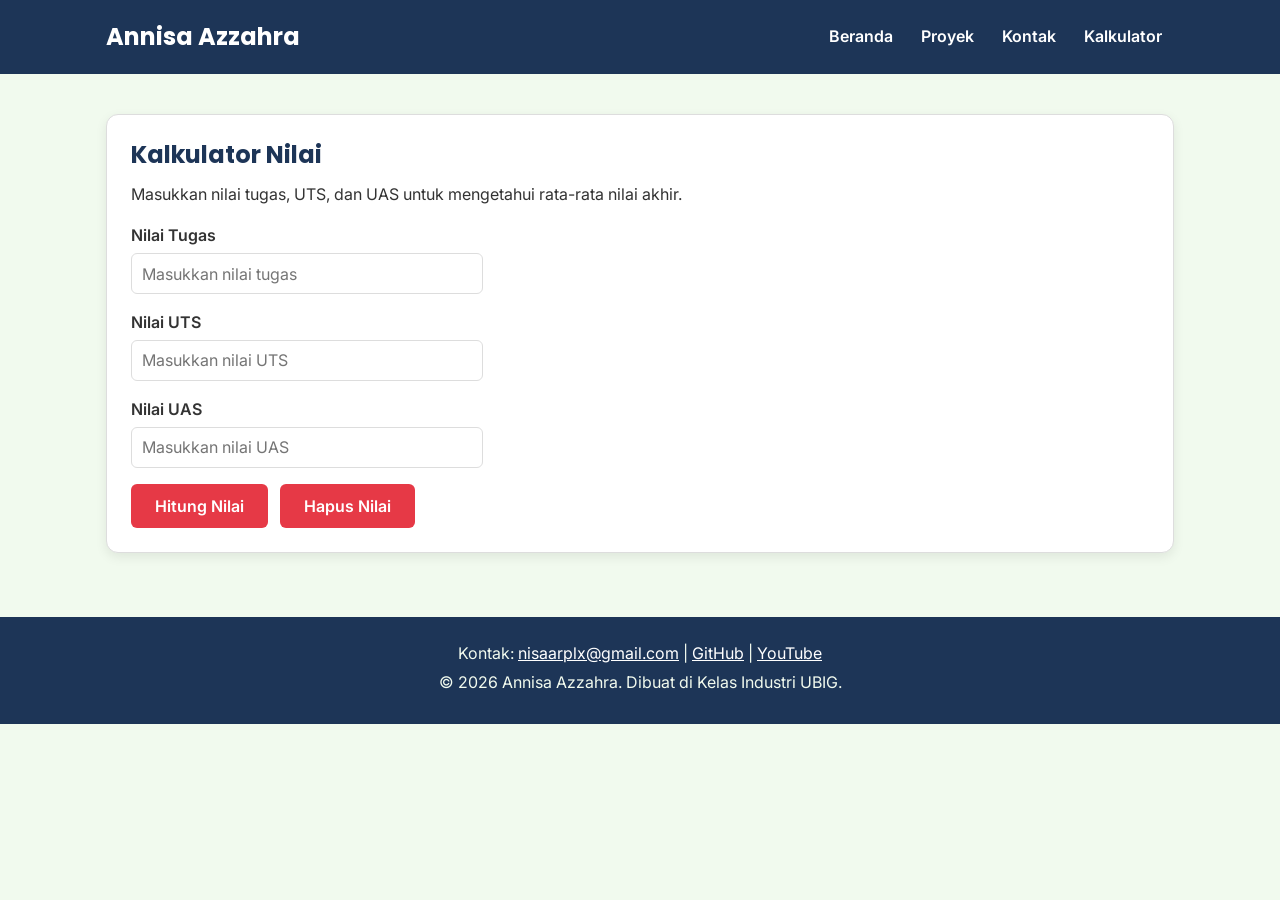
<file: kalkulator.html>
<!DOCTYPE html>
<html lang="id">
<head>
  <meta charset="UTF-8">
  <meta name="viewport" content="width=device-width, initial-scale=1.0">

  <title>Annisa Azzahra | Kalkulator Nilai</title>

  <link rel="preconnect" href="https://fonts.googleapis.com">
  <link rel="preconnect" href="https://fonts.gstatic.com" crossorigin>
  <link href="https://fonts.googleapis.com/css2?family=Inter:wght@400;600&family=Poppins:wght@600;700&display=swap" rel="stylesheet">

  <link rel="stylesheet" href="css/style.css">
  <script src="js/kalkulator.js" defer></script>
</head>

<body>

  <header>
    <div class="container navbar">

      <h1>Annisa Azzahra</h1>

      <nav class="menu-laptop">
        <ul>
          <li><a href="index.html">Beranda</a></li>
          <li><a href="proyek.html">Proyek</a></li>
          <li><a href="kontak.html">Kontak</a></li>
          <li><a href="kalkulator.html">Kalkulator</a></li>
        </ul>
      </nav>

      <details class="menu-ponsel">
        <summary>Menu</summary>
        <nav>
          <ul>
            <li><a href="index.html">Beranda</a></li>
            <li><a href="proyek.html">Proyek</a></li>
            <li><a href="kontak.html">Kontak</a></li>
            <li><a href="kalkulator.html">Kalkulator</a></li>
          </ul>
        </nav>
      </details>

    </div>
  </header>

  <main>
    <div class="container">

      <section class="kartu">

        <h2>Kalkulator Nilai</h2>

        <p>
          Masukkan nilai tugas, UTS, dan UAS
          untuk mengetahui rata-rata nilai akhir.
        </p>

        <form id="form-kalkulator">

          <p>
            <label for="nilai-tugas">Nilai Tugas</label><br>
            <input
              type="number"
              id="nilai-tugas"
              name="nilai-tugas"
              placeholder="Masukkan nilai tugas"
              min="0"
              max="100"
              step="0.01"
              required>
          </p>

          <p>
            <label for="nilai-uts">Nilai UTS</label><br>
            <input
              type="number"
              id="nilai-uts"
              name="nilai-uts"
              placeholder="Masukkan nilai UTS"
              min="0"
              max="100"
              step="0.01"
              required>
          </p>

          <p>
            <label for="nilai-uas">Nilai UAS</label><br>
            <input
              type="number"
              id="nilai-uas"
              name="nilai-uas"
              placeholder="Masukkan nilai UAS"
              min="0"
              max="100"
              step="0.01"
              required>
          </p>

          <div class="aksi-kalkulator">
            <button type="submit">Hitung Nilai</button>
            <button type="reset">Hapus Nilai</button>
            <output id="hasil" name="hasil" aria-live="polite"></output>
          </div>
        </form>

      </section>

    </div>
  </main>

  <footer>
    <p>
      Kontak:
      <a href="mailto:nisaarplx@gmail.com">nisaarplx@gmail.com</a> |
      <a href="https://github.com/Annisaxpplg1" target="_blank">GitHub</a> |
      <a href="https://www.youtube.com/@AnnisaRPL" target="_blank">YouTube</a>
    </p>

    <p>
      &copy; 2026 Annisa Azzahra.
      Dibuat di Kelas Industri UBIG.
    </p>
  </footer>

</body>
</html>
</file>
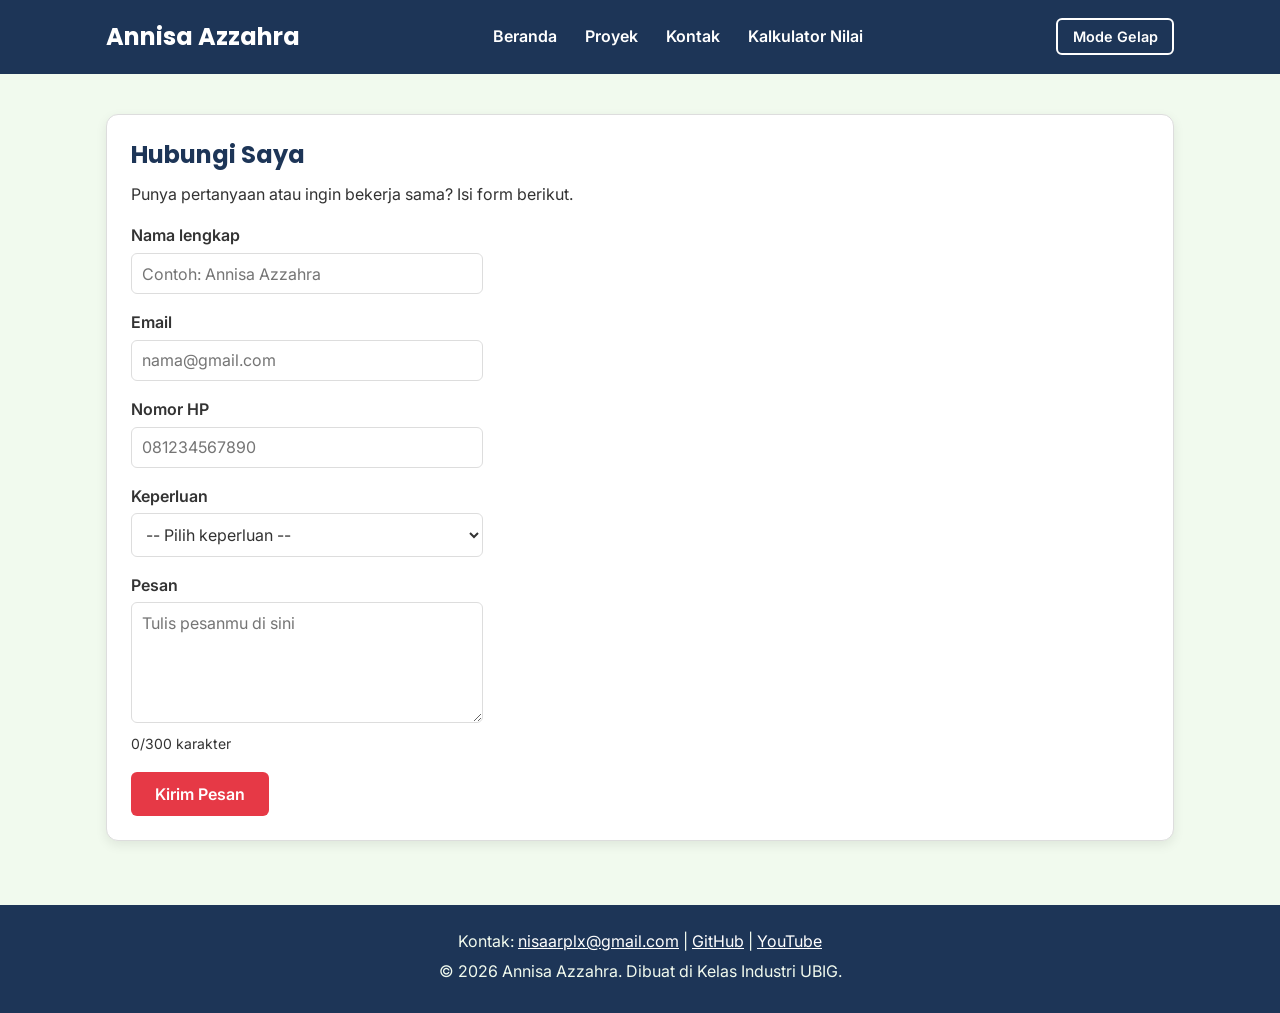
<file: kontak.html>
<!DOCTYPE html>
<html lang="id">
<head>
  <meta charset="UTF-8">
  <meta name="viewport" content="width=device-width, initial-scale=1.0">
  <title>Annisa Azzahra | Kontak</title>
  <link rel="preconnect" href="https://fonts.googleapis.com">
  <link rel="preconnect" href="https://fonts.gstatic.com" crossorigin>
  <link href="https://fonts.googleapis.com/css2?family=Inter:wght@400;600&family=Poppins:wght@600;700&display=swap" rel="stylesheet">
  <link rel="stylesheet" href="css/style.css">
  <script src="js/main.js" defer></script>
</head>
<body>
  <header>
    <div class="container navbar">
      <h1>Annisa Azzahra</h1>
      <nav class="menu-laptop">
        <ul>
          <li><a href="index.html">Beranda</a></li>
          <li><a href="proyek.html">Proyek</a></li>
          <li><a href="kontak.html">Kontak</a></li>
          <li><a href="kalkulator.html">Kalkulator Nilai</a></li>
        </ul>
      </nav>

       <button type="button" id="tombol-tema" class="tombol-tema">Mode Gelap</button>

      <!-- Tantangan: menu ponsel yang bisa dibuka-tutup -->
      <details class="menu-ponsel">
        <summary>Menu</summary>
        <nav>
          <ul>
            <li><a href="index.html">Beranda</a></li>
            <li><a href="proyek.html">Proyek</a></li>
            <li><a href="kontak.html">Kontak</a></li>
            <li><a href="kalkulator.html">Kalkulator Nilai</a></li>
          </ul>
        </nav>
      </details>
    </div>
  </header>

  <main>
    <div class="container">
      <section class="kartu">
        <h2>Hubungi Saya</h2>
        <p>Punya pertanyaan atau ingin bekerja sama? Isi form berikut.</p>

        <form>
          <p>
            <label for="nama">Nama lengkap</label><br>
            <input type="text" id="nama" name="nama" placeholder="Contoh: Annisa Azzahra" required>
          </p>
          <p>
            <label for="email">Email</label><br>
            <input type="email" id="email" name="email" placeholder="nama@gmail.com" required>
          </p>
          <p>
            <label for="hp">Nomor HP</label><br>
            <input type="tel" id="hp" name="hp" placeholder="081234567890" required>
          </p>
          <p>
            <label for="keperluan">Keperluan</label><br>
            <select id="keperluan" name="keperluan" required>
              <option value="">-- Pilih keperluan --</option>
              <option value="bertanya">Bertanya</option>
              <option value="kerja-sama">Kerja sama proyek</option>
              <option value="lainnya">Lainnya</option>
            </select>
          </p>
          <p>
            <label for="pesan">Pesan</label><br>
            <textarea id="pesan" name="pesan" rows="5" cols="40" maxlength="300" placeholder="Tulis pesanmu di sini" required></textarea><br>
            <span id="hitung-karakter" class="keterangan">0/300 karakter</span>
          </p>
          <button type="submit">Kirim Pesan</button>
        </form>
      </section>
    </div>
  </main>

  <footer>
    <p>Kontak: <a href="mailto:nisaarplx@gmail.com">nisaarplx@gmail.com</a> |
  <a href="https://github.com/Annisaxpplg1" target="_blank">GitHub</a> |
  <a href="https://www.youtube.com/@AnnisaRPL" target="_blank">YouTube</a></p>
    <p>&copy; 2026 Annisa Azzahra. Dibuat di Kelas Industri UBIG.</p>
  </footer>
</body>
</html>
</file>
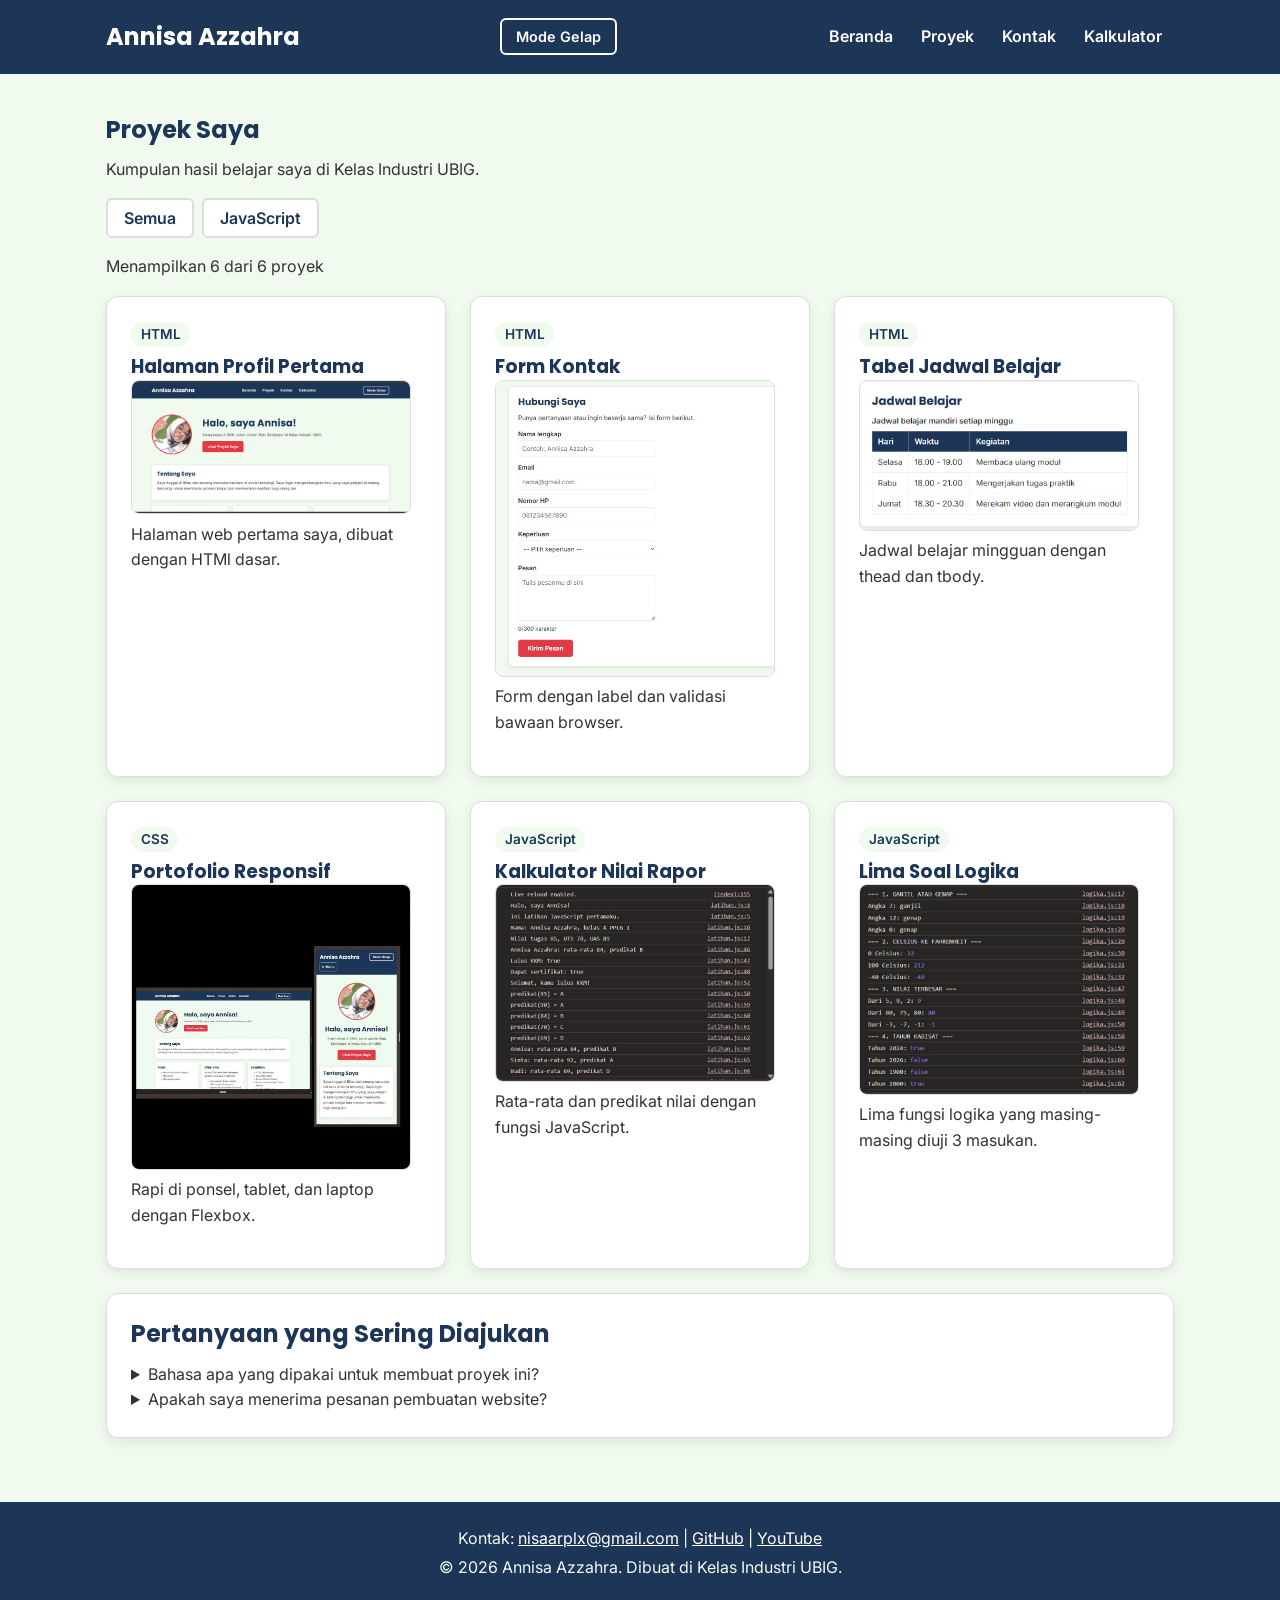
<file: proyek.html>
<!DOCTYPE html>
<html lang="id">
<head>
  <meta charset="UTF-8">
  <meta name="viewport" content="width=device-width, initial-scale=1.0">
  <title>Annisa Azzahra | Proyek</title>
  <link rel="preconnect" href="https://fonts.googleapis.com">
  <link rel="preconnect" href="https://fonts.gstatic.com" crossorigin>
  <link href="https://fonts.googleapis.com/css2?family=Inter:wght@400;600&family=Poppins:wght@600;700&display=swap" rel="stylesheet">
  <link rel="stylesheet" href="css/style.css">
  <script src="js/main.js" defer></script>
</head>
<body>
  <header>
    <div class="container navbar">
      <h1>Annisa Azzahra</h1>
      <button type="button" id="tombol-tema" class="tombol-tema">Mode Gelap</button>
      <nav class="menu-laptop">
        <ul>
          <li><a href="index.html">Beranda</a></li>
          <li><a href="proyek.html">Proyek</a></li>
          <li><a href="kontak.html">Kontak</a></li>
          <li><a href="kalkulator.html">Kalkulator</a></li> <!-- IGNORE -->
        </ul>
      </nav>
      <!-- Tantangan: menu ponsel yang bisa dibuka-tutup -->
      <details class="menu-ponsel">
        <summary>Menu</summary>
        <nav>
          <ul>
            <li><a href="index.html">Beranda</a></li>
            <li><a href="proyek.html">Proyek</a></li>
            <li><a href="kontak.html">Kontak</a></li>
            <li><a href="kalkulator.html">Kalkulator</a></li> <!-- IGNORE -->
          </ul>
        </nav>
      </details>
    </div>
  </header>

  <main>
    <div class="container">
      <section>
        <h2>Proyek Saya</h2>
        <p>Kumpulan hasil belajar saya di Kelas Industri UBIG.</p>

        <div class="filter">

    <button type="button" class="tombol-filter" id="filter-semua">Semua</button>
    <button type="button" class="tombol-filter" id="filter-javascript">JavaScript</button>
    </div>
        <p id="jumlah-proyek"></p>
    <div class="daftar-kartu" id="daftar-proyek"></div>

      <!-- FAQ dengan details dan summary -->
      <section class="kartu">
        <h2>Pertanyaan yang Sering Diajukan</h2>
        <details>
          <summary>Bahasa apa yang dipakai untuk membuat proyek ini?</summary>
          <p>Proyek di halaman ini dibuat dengan HTML, CSS, dan JavaScript.
            Pilih tombol kategori di atas untuk melihat proyek per bahasa.</p>
        </details>
        <details>
          <summary>Apakah saya menerima pesanan pembuatan website?</summary>
          <p>Belum, saya masih belajar. Namun kamu tetap boleh menghubungi saya melalui halaman Kontak.</p>
        </details>
      </section>
    </div>
  </main>

  <footer>
    <p>Kontak: <a href="mailto:nisaarplx@gmail.com">nisaarplx@gmail.com</a> |
  <a href="https://github.com/Annisaxpplg1" target="_blank">GitHub</a> |
  <a href="https://www.youtube.com/@AnnisaRPL" target="_blank">YouTube</a></p>
    <p>&copy; 2026 Annisa Azzahra. Dibuat di Kelas Industri UBIG.</p>
  </footer>
</body>
</html>
</file>
<file: css/style.css>
/* Gaya portofolio Andi Pratama
   Palet: #1D3557 (utama), #E63946 (aksen), #F1FAEE (latar)
   Huruf: Poppins (judul), Inter (isi)
   Tata letak: mobile first, titik ubah 768px (tablet) dan 1024px (laptop) */

/* 1. Reset */
* {
  box-sizing: border-box;
  margin: 0;
}

img {
  max-width: 100%;
  height: auto;
}

/* 2. Dasar halaman: warna dan huruf */

:root {
--warna-utama: #1D3557;
--warna-judul: #1D3557;
--warna-aksen: #E63946;
--warna-tautan: #E63946;
--warna-latar: #F1FAEE;
--warna-teks: #333333;
--warna-kartu: #FFFFFF;
--warna-garis: #DDDDDD;
--warna-teks-footer: #F1FAEE;
}

body {
  font-family: "Inter", Arial, sans-serif;
  font-size: 1rem;
  line-height: 1.6;
  color: var(--warna-teks);
  background-color: var(--warna-latar);
}

h1, h2, h3 {
  font-family: "Poppins", Arial, sans-serif;
  color: var(--warna-judul);
  line-height: 1.3;
}

h2 {
  margin-bottom: 0.75rem;
}

p, ul, ol {
  margin-bottom: 1rem;
}

a {
  color: var(--warna-tautan);
}

/* 3. Wadah, header, dan menu */
.container {
  max-width: 1100px;
  margin: 0 auto;
  padding: 0 1rem;
}

header {
  background-color: var(--warna-utama);
  color: #FFFFFF;
  padding: 1rem 0;
}

header h1 {
  color: #FFFFFF;
  font-size: 1.5rem;
}

.navbar {
  display: flex;
  flex-wrap: wrap;
  justify-content: space-between;
  align-items: center;
  gap: 0.5rem;
}

nav ul {
  display: flex;
  gap: 0.25rem;
  padding: 0;
  margin: 0;
  list-style: none;
}

nav a {
  display: inline-block;
  padding: 0.5rem 0.75rem;
  border-radius: 6px;
  color: #FFFFFF;
  font-weight: 600;
  text-decoration: none;
}

/* Tantangan: menu ponsel buka-tutup dengan details */
.menu-laptop {
  display: none;
}

.menu-ponsel summary {
  padding: 0.5rem 0.75rem;
  border: 1px solid #FFFFFF;
  border-radius: 6px;
  font-weight: 600;
  cursor: pointer;
}

.menu-ponsel ul {
  flex-direction: column;
  margin-top: 0.5rem;
}

/* 4. Isi utama, hero, dan kartu */
main {
  padding: 1.5rem 0;
}

.hero {
  display: flex;
  flex-direction: column;
  align-items: center;
  gap: 1.5rem;
  padding: 1rem 0 2rem;
  text-align: center;
}

.hero img {
  border: 4px solid #E63946;
  border-radius: 50%;
}

.hero h2 {
  font-size: 2rem;
}

.tombol {
  display: inline-block;
  padding: 0.75rem 1.5rem;
  border-radius: 6px;
  background-color: var(--warna-aksen);
  color: #FFFFFF;
  font-weight: 600;
  text-decoration: none;
}

.kartu {
  background-color: var(--warna-kartu);
  padding: 1rem;
  margin-bottom: 1.5rem;
  border: 1px solid var(--warna-garis);
  border-radius: 12px;
  box-shadow: 0 4px 12px rgba(0, 0, 0, 0.08);
}

.daftar-kartu {
  display: flex;
  flex-wrap: wrap;
  gap: 1.5rem;
  margin-bottom: 1.5rem;
}

.daftar-kartu .kartu {
  flex: 1 1 280px;
  margin-bottom: 0;
}

article img {
  border-radius: 8px;
  border: 1px solid var(--warna-garis);
}

/* 5. Tabel */
table {
    border-collapse: collapse;
    background-color: var(--warna-kartu);
    color: var(--warna-teks);
}

caption {
  font-weight: 600;
  text-align: left;
  margin-bottom: 0.5rem;
}

th, td {
  border: 1px solid var(--warna-garis);
  padding: 0.5rem 0.75rem;
  text-align: left;
}

th {
  background-color: var(--warna-utama);
  color: #FFFFFF;
}

/* 6. Form */
label {
  font-weight: 600;
}

input, select, textarea {
  width: 100%;
  max-width: 22rem;
  padding: 0.6rem;
  margin-top: 0.25rem;
  border: 1px solid var(--warna-garis);
  border-radius: 6px;
  font-family: inherit;
  font-size: 1rem;
  background-color: var(--warna-kartu);
  color: var(--warna-teks);
}

button {
  padding: 0.75rem 1.5rem;
  border: none;
  border-radius: 6px;
  background-color: #E63946;
  color: #FFFFFF;
  font-family: inherit;
  font-size: 1rem;
  font-weight: 600;
  cursor: pointer;
}

.aksi-kalkulator {
  display: flex;
  flex-wrap: wrap;
  align-items: center;
  gap: 0.75rem;
}

.aksi-kalkulator output {
  color: var(--warna-judul);
  font-weight: 600;
}

.kalkulator {
  max-width: 24rem;
  margin: 0 auto;
}

.kalkulator-display {
  display: block;
  overflow: hidden;
  width: 100%;
  margin-bottom: 1rem;
  padding: 0.75rem 1rem;
  border: 1px solid var(--warna-garis);
  border-radius: 6px;
  background-color: var(--warna-kartu);
  color: var(--warna-teks);
  font-size: 2rem;
  font-variant-numeric: tabular-nums;
  text-align: right;
}

.kalkulator-grid {
  display: grid;
  grid-template-columns: repeat(4, minmax(0, 1fr));
  gap: 0.5rem;
}

.kalkulator-grid button {
  min-width: 0;
  min-height: 3rem;
  padding: 0.5rem;
}

.kalkulator-grid .kalkulator-operator,
.kalkulator-grid .kalkulator-equals {
  background-color: var(--warna-utama);
}

.kalkulator-grid .kalkulator-clear {
  background-color: #666666;
}

.keterangan {
font-size: 0.875rem;
}

/* 7. Footer */
footer {
  background-color: var(--warna-utama);
  color: var(--warna-teks-footer);
  text-align: center;
  padding: 1.5rem;
}

footer p {
  margin-bottom: 0.25rem;
}

footer a {
  color: #FFFFFF;
}

/* 8. Tablet: lebar layar 768px ke atas */
@media (min-width: 768px) {
  .menu-laptop {
    display: block;
  }

  .menu-ponsel {
    display: none;
  }

  .hero {
    flex-direction: row;
    padding: 2rem 0 3rem;
    text-align: left;
  }

  .kartu {
    padding: 1.5rem;
  }
}

/* 9. Laptop: lebar layar 1024px ke atas */
@media (min-width: 1024px) {
  main {
    padding: 2.5rem 0;
  }

  .hero {
    gap: 3rem;
  }

  .hero h2 {
    font-size: 2.75rem;
  }
}

/* 10. Tombol tema, filter, dan label kategori */
.tombol-tema {
padding: 0.5rem 0.9rem;
border: 2px solid #FFFFFF;
background-color: transparent;
font-size: 0.9rem;
}
.filter {
display: flex;
flex-wrap: wrap;
gap: 0.5rem;
margin-bottom: 1rem;
}
.tombol-filter {
padding: 0.5rem 1rem;
border: 2px solid var(--warna-garis);
background-color: var(--warna-kartu);
color: var(--warna-judul);
}
.label {
display: inline-block;
padding: 0.1rem 0.6rem;
margin-bottom: 0.5rem;
border-radius: 999px;
background-color: var(--warna-latar);
color: var(--warna-judul);
font-size: 0.85rem;
font-weight: 600;
}

/* 11. Tema gelap: isi variabel diganti saat body memiliki class
gelap */
body.gelap {
--warna-utama: #0B1526;
--warna-judul: #A8DADC;
--warna-tautan: #FF8A8A;
--warna-latar: #121A24;
--warna-teks: #E3E8EE;
--warna-kartu: #1C2836;
--warna-garis: #34465A;
--warna-teks-footer: #E3E8EE;
}
</file>
